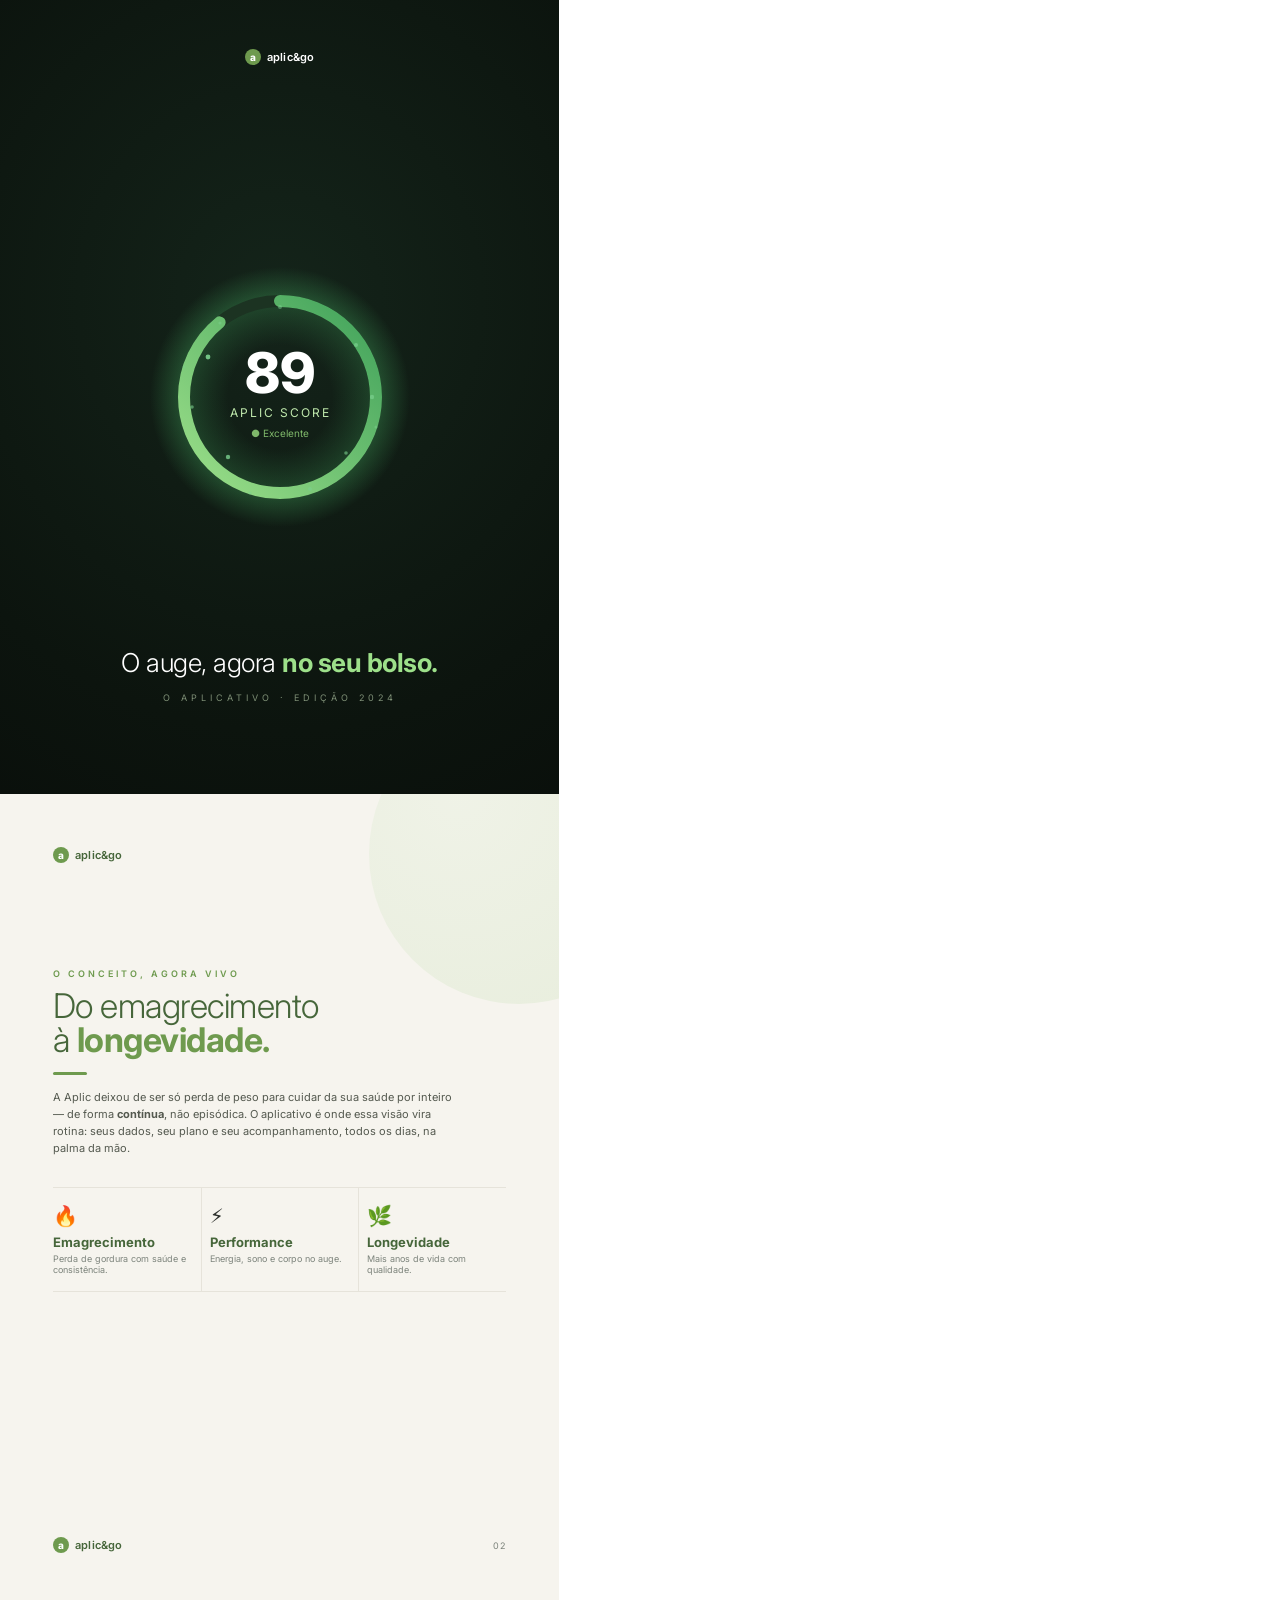
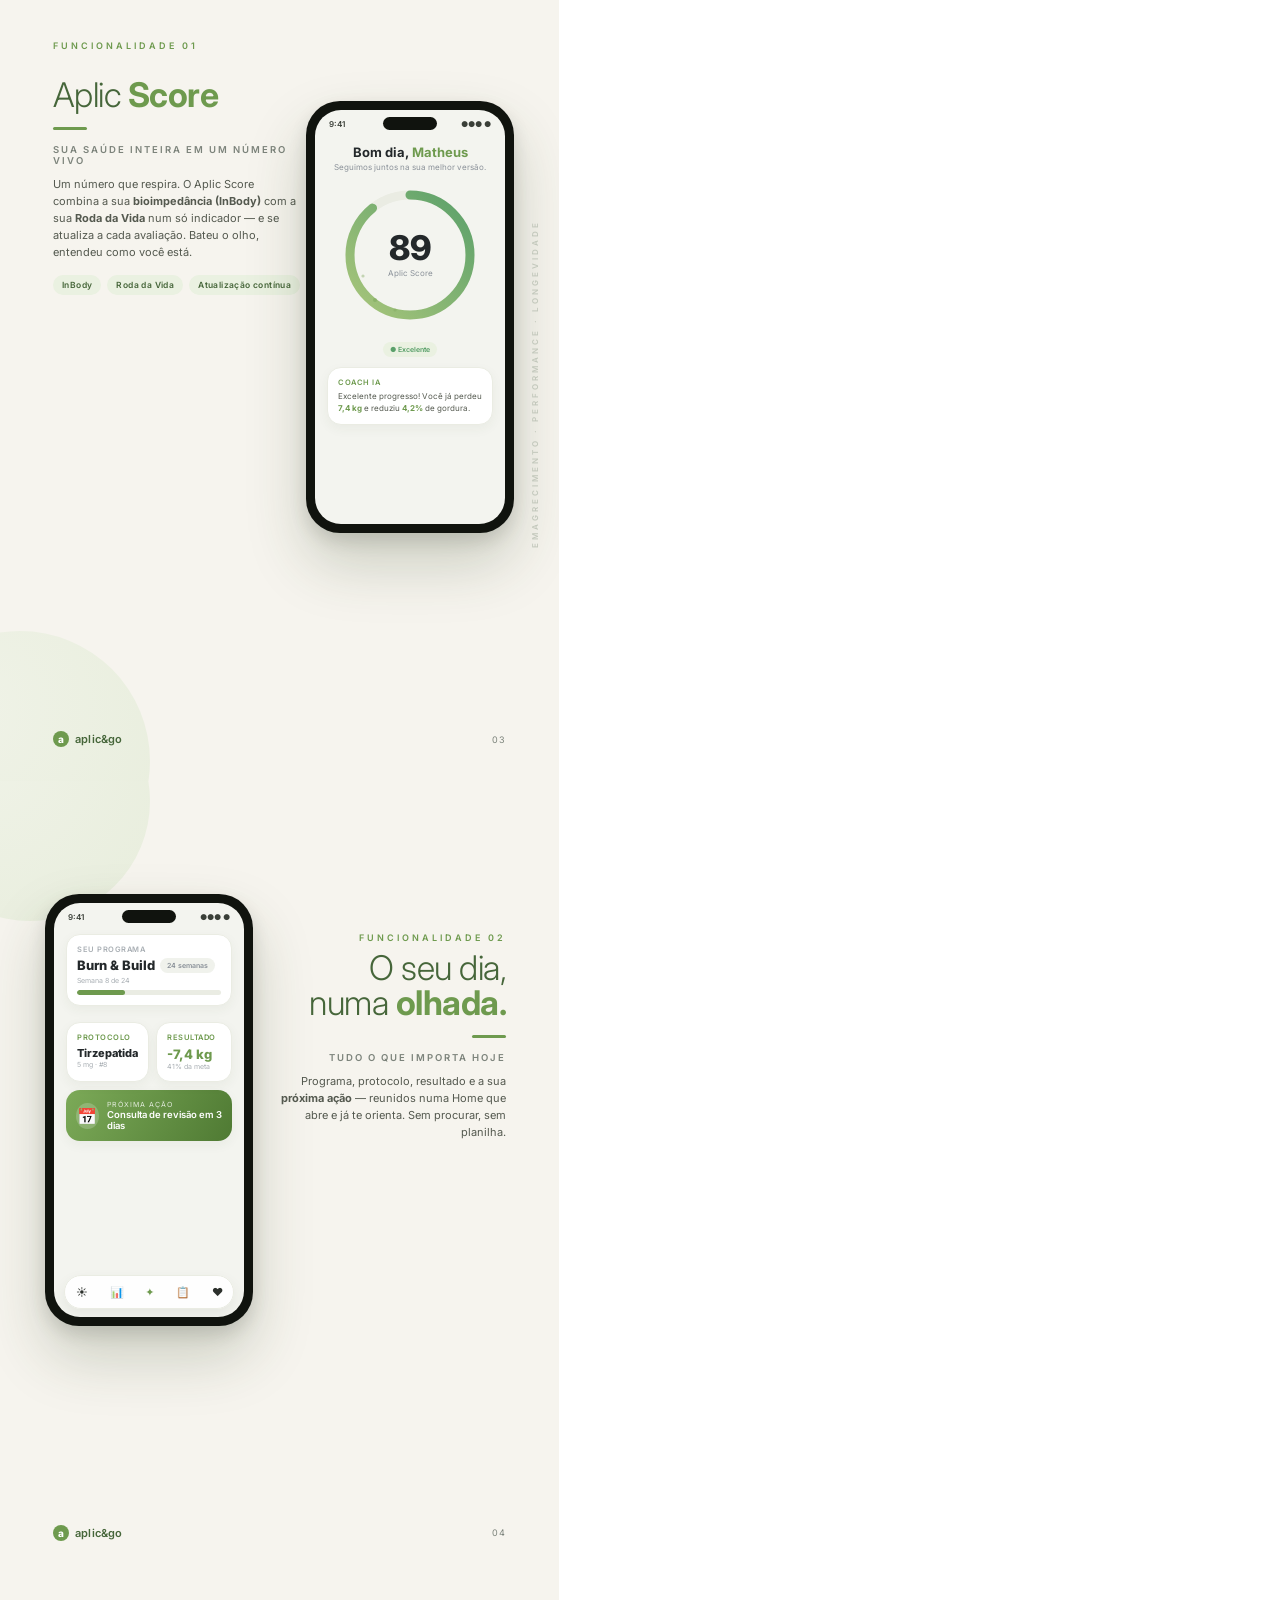
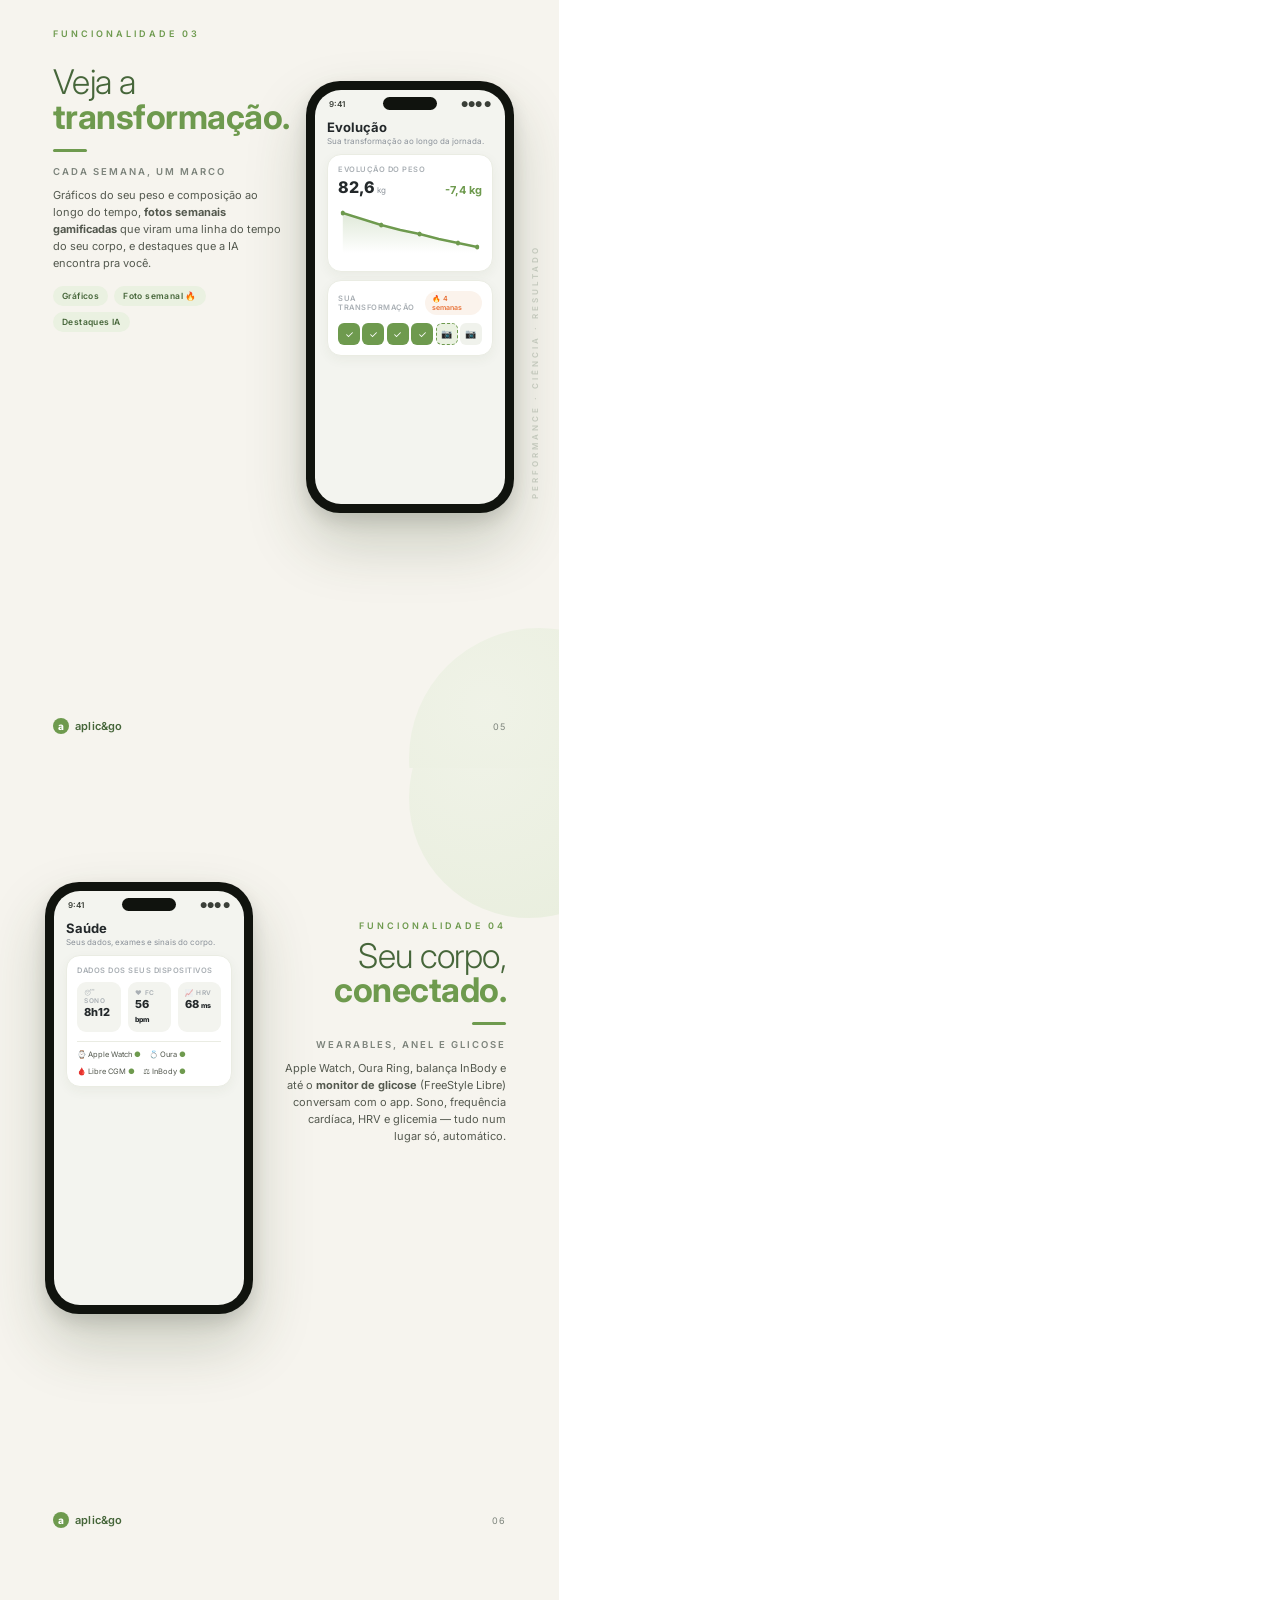
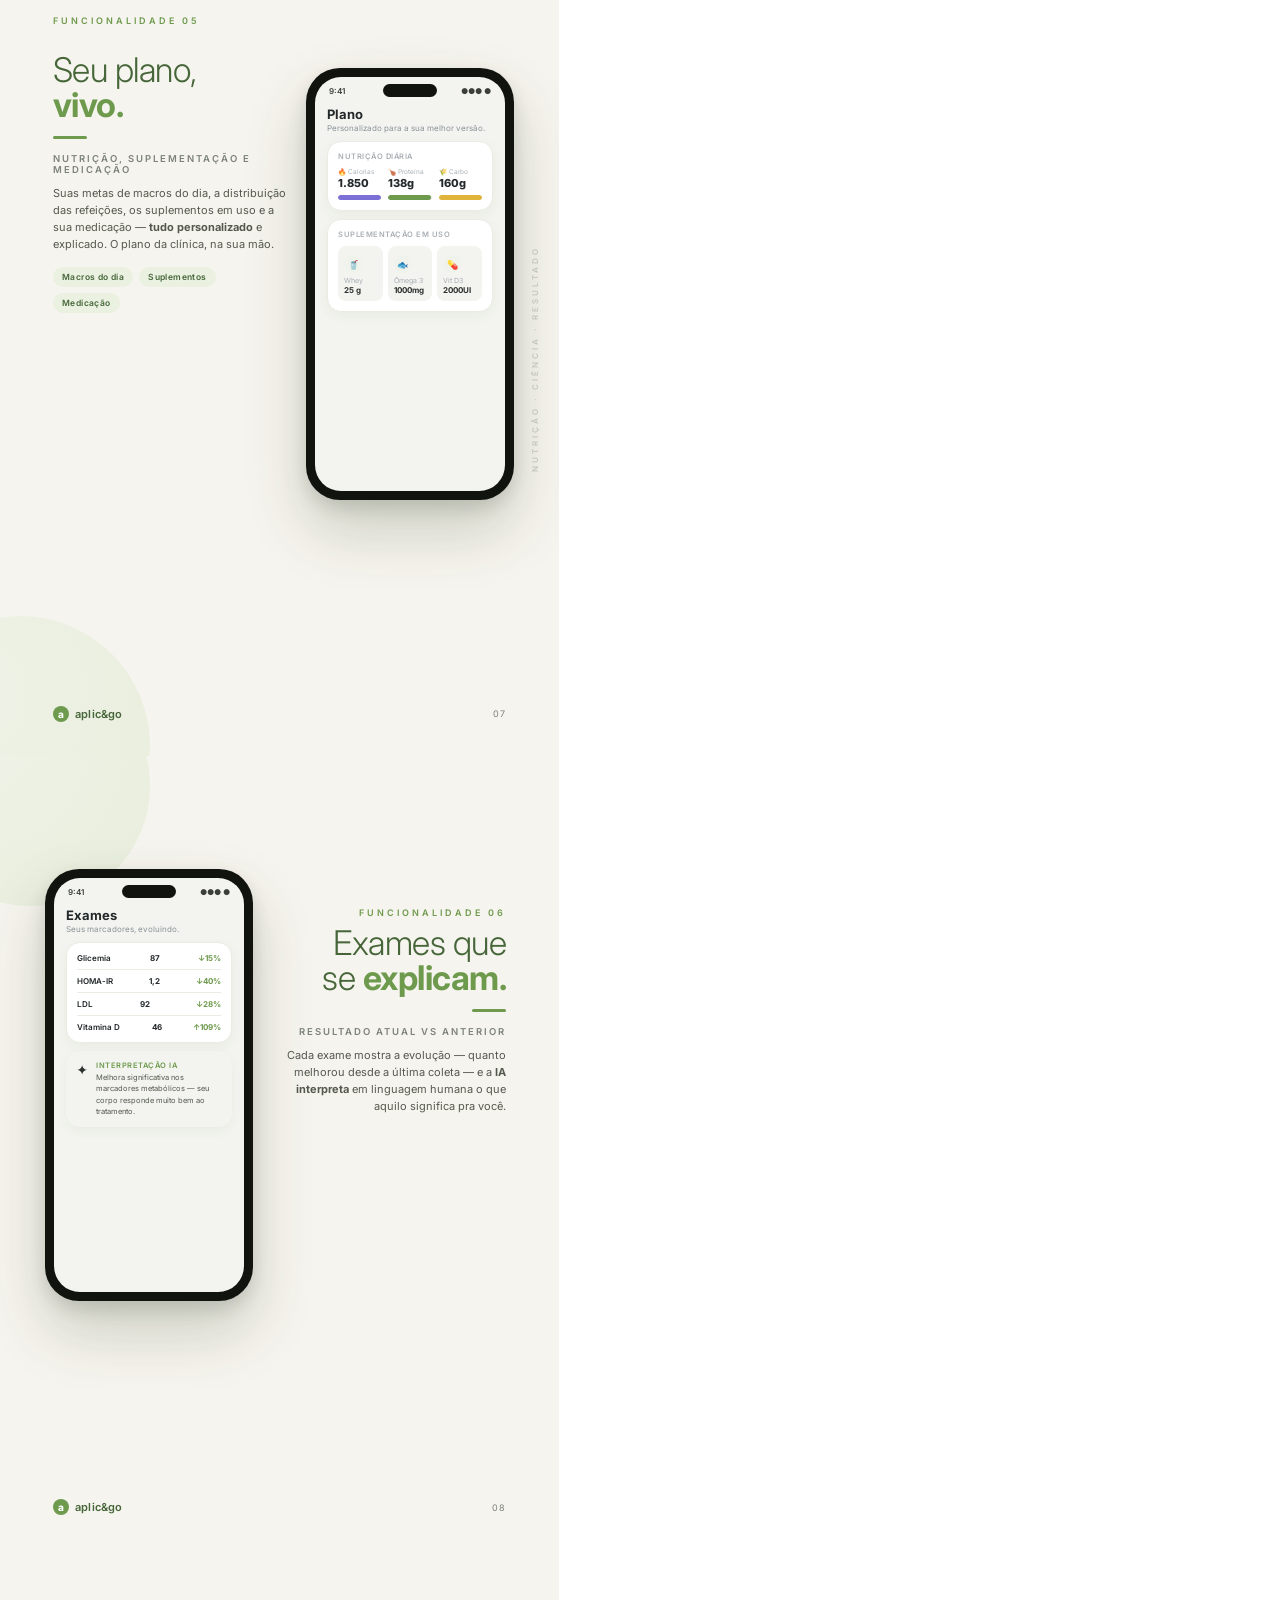
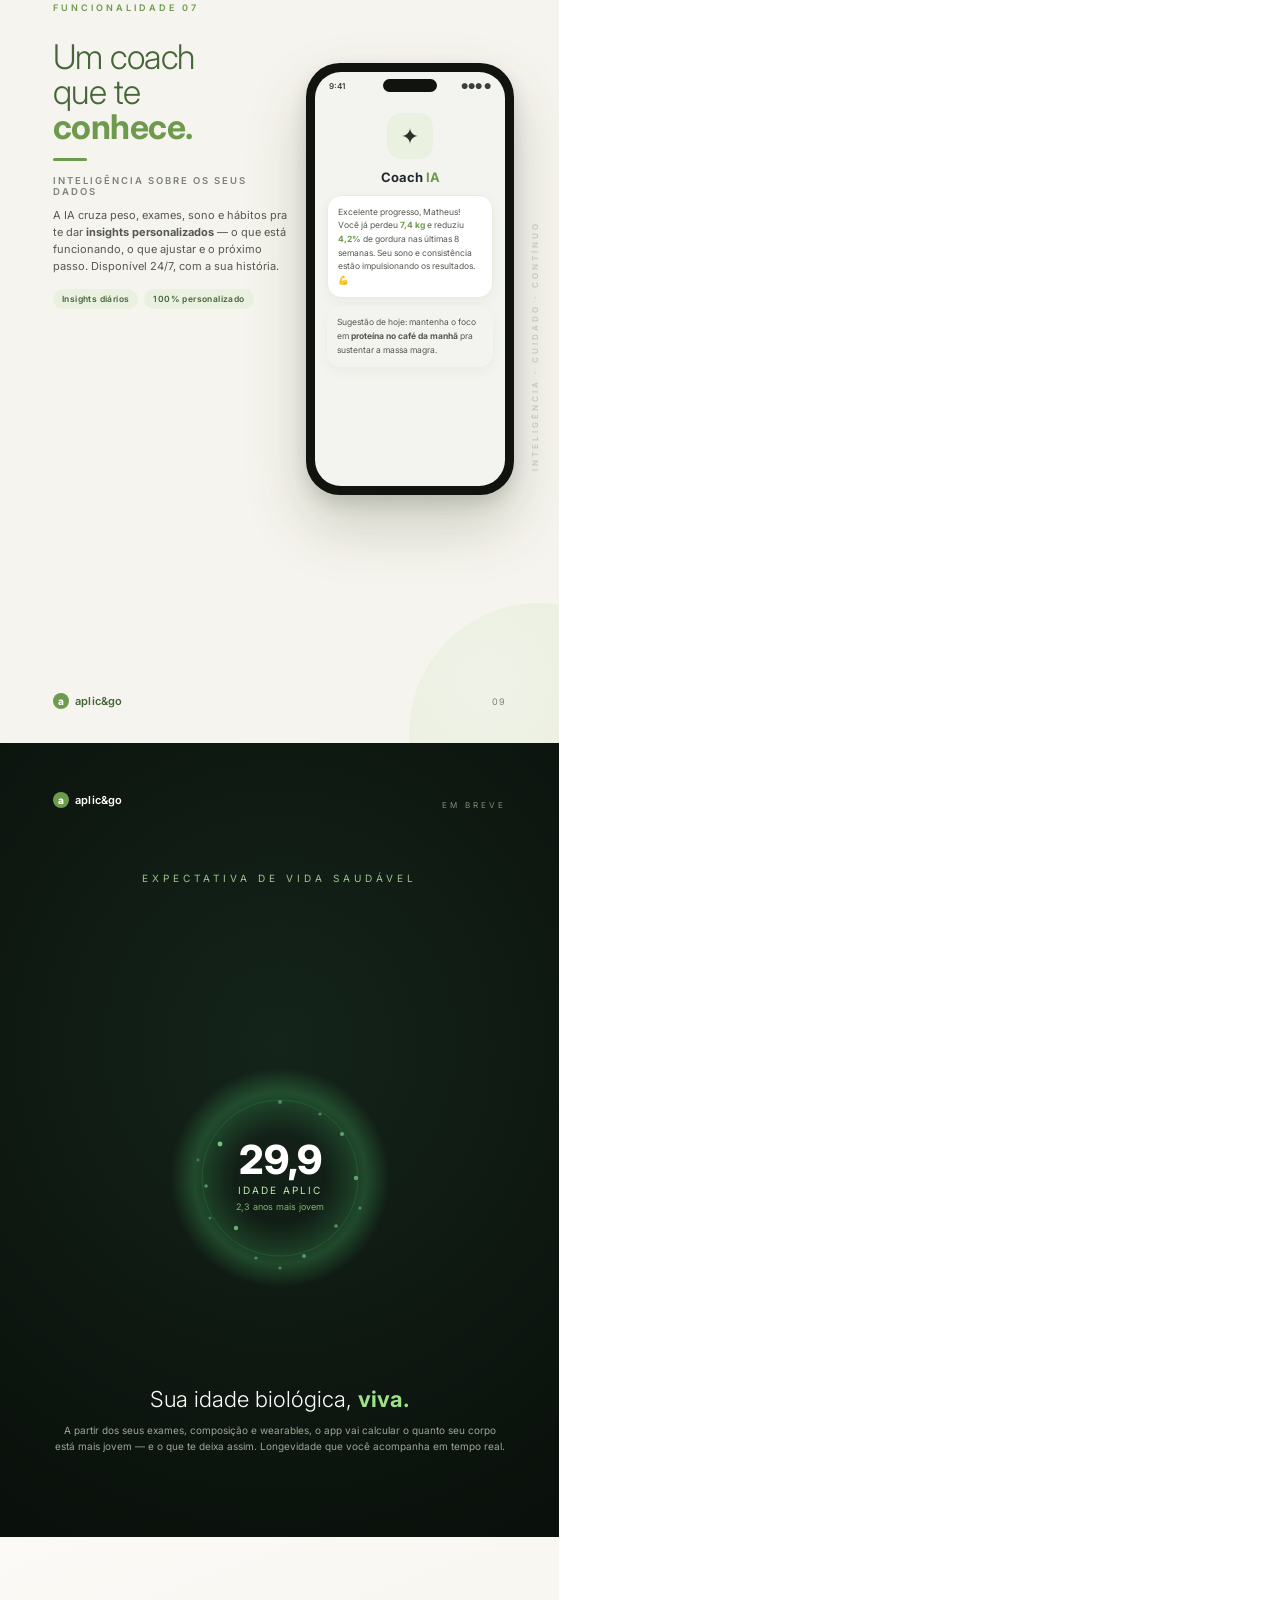
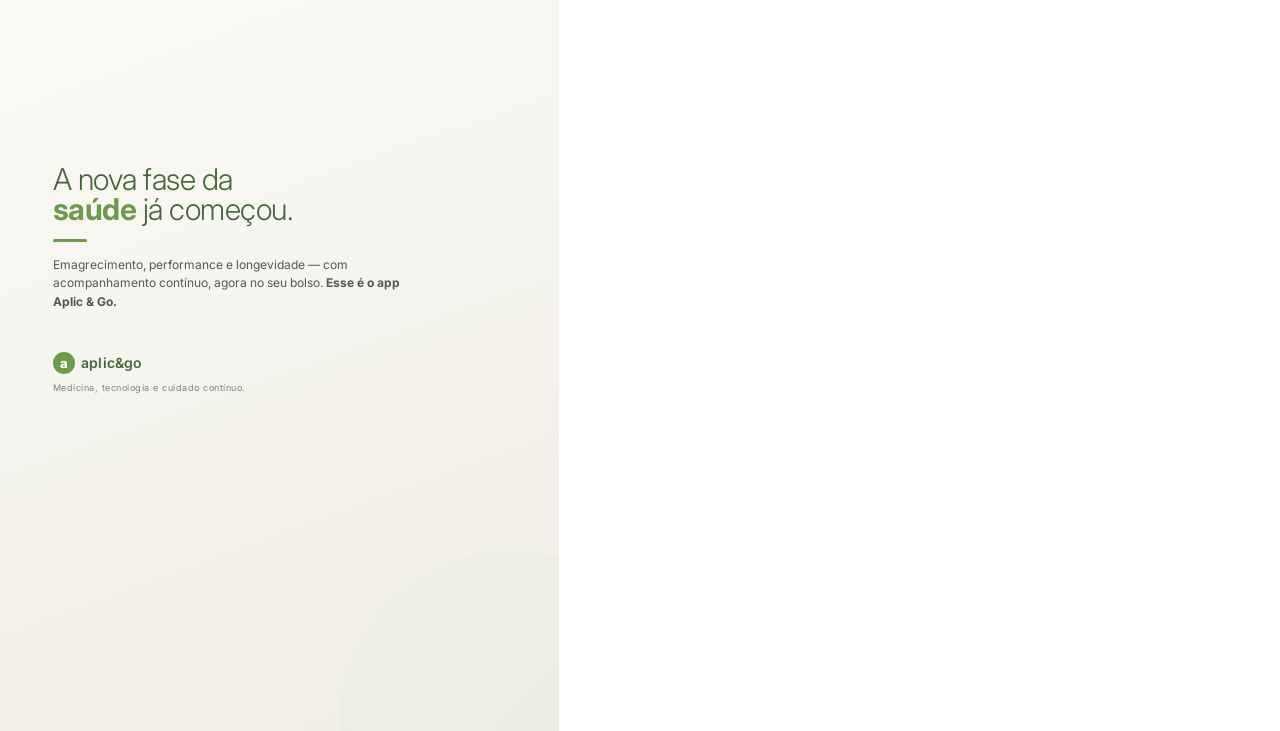
<file: apresentacao.html>
<!doctype html>
<html lang="pt-BR">
<head>
<meta charset="utf-8">
<!-- Painel interno: fora do Google. Ver robots.txt e vercel.json (X-Robots-Tag). -->
<meta name="robots" content="noindex, nofollow, noarchive">
<style>
@import url('https://fonts.googleapis.com/css2?family=Inter:wght@300;400;500;600;700;800&display=swap');
* { margin:0; padding:0; box-sizing:border-box; -webkit-print-color-adjust:exact; print-color-adjust:exact; }
:root{
  --green:#6E9A4E; --green-d:#46663A; --green-l:#A9C67B; --soft:#EAF1E1;
  --cream:#F6F4EE; --cream2:#FBFAF6; --ink:#2C302C; --gray:#7C837B; --line:#E6E3DA;
}
html,body{ font-family:'Inter','Segoe UI',system-ui,sans-serif; color:var(--ink); }
@page{ size:148mm 210mm; margin:0; }
.page{ width:148mm; height:210mm; position:relative; overflow:hidden; page-break-after:always; background:var(--cream); }
.page:last-child{ page-break-after:auto; }

/* brand */
.brand{ display:flex; align-items:center; gap:6px; font-weight:600; font-size:11px; letter-spacing:.2px; color:var(--green-d); }
.brand .dot{ width:16px;height:16px;border-radius:50%;background:var(--green);display:flex;align-items:center;justify-content:center;color:#fff;font-weight:800;font-size:10px; }
.brand.w{ color:#fff;} .brand.w .dot{ background:var(--green); }

.kicker{ font-size:9px; letter-spacing:3px; color:var(--green); font-weight:600; text-transform:uppercase; }
.title{ font-size:34px; font-weight:300; line-height:1.02; color:var(--green-d); letter-spacing:-.5px; }
.title b{ font-weight:700; color:var(--green); }
.rule{ width:34px; height:3px; background:var(--green); border-radius:2px; margin:14px 0; }
.sub{ font-size:9.5px; letter-spacing:2px; text-transform:uppercase; color:var(--gray); font-weight:600; }
.desc{ font-size:11px; line-height:1.55; color:#54594F; margin-top:10px; }
.chips{ display:flex; gap:6px; flex-wrap:wrap; margin-top:14px; }
.chip{ font-size:8.5px; letter-spacing:.4px; color:var(--green-d); background:var(--soft); border-radius:20px; padding:5px 9px; font-weight:600; }
.foot{ position:absolute; left:14mm; bottom:9mm; display:flex; align-items:center; justify-content:space-between; width:120mm; }
.foot .pg{ font-size:9px; color:var(--gray); letter-spacing:1px; }
.sidelabel{ position:absolute; right:5mm; top:50%; transform:translateY(-50%) rotate(180deg); writing-mode:vertical-rl; font-size:8px; letter-spacing:3px; color:#C3C8BC; text-transform:uppercase; font-weight:600; }
.blob{ position:absolute; border-radius:50%; background:radial-gradient(circle at 30% 30%, #EAF1E1, #DCE8CE); opacity:.55; }

/* phone */
.phone{ width:208px; height:432px; border-radius:34px; background:#10130E; padding:9px; box-shadow:0 30px 60px rgba(50,70,30,.22), 0 8px 18px rgba(0,0,0,.12); }
.screen{ width:100%; height:100%; border-radius:26px; background:#F3F4EF; overflow:hidden; position:relative; }
.notch{ position:absolute; top:7px; left:50%; transform:translateX(-50%); width:54px; height:13px; background:#10130E; border-radius:10px; z-index:5; }
.sbar{ display:flex; justify-content:space-between; align-items:center; padding:9px 14px 2px; font-size:8px; font-weight:600; color:#3a3f38;}
.scr{ padding:4px 12px 0; }
.s-h1{ font-size:13px; font-weight:700; color:#23282A; }
.s-h1 .g{ color:var(--green);} .s-sub{ font-size:8px; color:#8A9199; margin-top:1px;}
.card{ background:#fff; border:1px solid #EAECE3; border-radius:14px; padding:10px; margin-top:8px; box-shadow:0 4px 12px rgba(58,74,46,.05); }
.cap{ font-size:7.5px; letter-spacing:.5px; text-transform:uppercase; color:#A9AFB4; font-weight:600;}
.cap.g{ color:var(--green);}
.val{ font-size:15px; font-weight:800; color:#23282A; }
.row{ display:flex; gap:7px; } .row>*{ flex:1; }
.mini{ font-size:7px; color:#A9AFB4; }
.pill{ display:inline-block; font-size:7px; background:#F0F2EC; color:#8A9199; border-radius:12px; padding:3px 7px; font-weight:600;}
.bar{ height:5px; background:#EAECE3; border-radius:9px; overflow:hidden; margin-top:5px;} .bar>i{ display:block; height:100%; background:var(--green); border-radius:9px;}
.ic{ width:22px;height:22px;border-radius:50%;background:#F0F2EC;display:inline-flex;align-items:center;justify-content:center;font-size:11px;}
.tabbar{ position:absolute; bottom:8px; left:10px; right:10px; height:34px; background:rgba(255,255,255,.92); border:1px solid #EAECE3; border-radius:20px; display:flex; align-items:center; justify-content:space-around; font-size:11px; box-shadow:0 6px 14px rgba(58,74,46,.08);}

/* cover (dark) */
.cover{ background:radial-gradient(120% 90% at 50% 38%, #14241A 0%, #0C140E 60%, #080C09 100%); color:#fff; }
.orbWrap{ position:absolute; top:0; left:0; right:0; bottom:0; display:flex; align-items:center; justify-content:center; flex-direction:column; }
.glab{ font-size:10px; letter-spacing:4px; color:#9FC58A; text-transform:uppercase; }
</style>
</head>
<body>

<!-- ============ 1. CAPA (dark, estilo WHOOP) ============ -->
<section data-document-role="page" class="page cover">
  <div style="position:absolute; top:13mm; left:0; right:0; display:flex; justify-content:center;">
    <div class="brand w"><span class="dot">a</span> aplic&go</div>
  </div>
  <div class="orbWrap">
    <svg width="260" height="260" viewBox="0 0 260 260">
      <defs>
        <radialGradient id="glow" cx="50%" cy="50%" r="50%">
          <stop offset="40%" stop-color="#3FA15A" stop-opacity="0"/>
          <stop offset="78%" stop-color="#46B062" stop-opacity=".30"/>
          <stop offset="100%" stop-color="#46B062" stop-opacity="0"/>
        </radialGradient>
        <linearGradient id="ring" x1="0" y1="0" x2="1" y2="1">
          <stop offset="0%" stop-color="#9DE08A"/><stop offset="100%" stop-color="#3FA15A"/>
        </linearGradient>
      </defs>
      <rect width="260" height="260" fill="url(#glow)"/>
      <circle cx="130" cy="130" r="96" fill="none" stroke="#1C3322" stroke-width="12"/>
      <circle cx="130" cy="130" r="96" fill="none" stroke="url(#ring)" stroke-width="12" stroke-linecap="round"
        stroke-dasharray="603" stroke-dashoffset="66" transform="rotate(-90 130 130)"/>
      <!-- partículas -->
      <g fill="#7BD08E">
        <circle cx="58" cy="90" r="2.4" opacity=".9"/><circle cx="206" cy="78" r="2" opacity=".7"/>
        <circle cx="78" cy="190" r="2.2" opacity=".8"/><circle cx="196" cy="186" r="1.8" opacity=".6"/>
        <circle cx="130" cy="40" r="2" opacity=".5"/><circle cx="42" cy="140" r="1.8" opacity=".6"/>
        <circle cx="222" cy="130" r="2.2" opacity=".7"/><circle cx="100" cy="226" r="1.6" opacity=".5"/>
        <circle cx="160" cy="222" r="2" opacity=".6"/><circle cx="34" cy="100" r="1.5" opacity=".4"/>
        <circle cx="226" cy="160" r="1.6" opacity=".5"/><circle cx="70" cy="56" r="1.6" opacity=".5"/>
      </g>
      <text x="130" y="126" text-anchor="middle" fill="#fff" font-size="56" font-weight="800" font-family="Inter">89</text>
      <text x="130" y="150" text-anchor="middle" fill="#BFE8AC" font-size="12" letter-spacing="2" font-family="Inter">APLIC SCORE</text>
      <text x="130" y="170" text-anchor="middle" fill="#7FB86A" font-size="10" font-family="Inter">● Excelente</text>
    </svg>
  </div>
  <div style="position:absolute; bottom:24mm; left:0; right:0; text-align:center;">
    <div style="font-size:26px; font-weight:300; letter-spacing:-.5px;">O auge, agora <b style="font-weight:700; color:#9DE08A;">no seu bolso.</b></div>
    <div style="font-size:9px; letter-spacing:4px; color:#7E8F76; margin-top:14px;">O APLICATIVO · EDIÇÃO 2024</div>
  </div>
</section>

<!-- ============ 2. CONCEITO ============ -->
<section data-document-role="page" class="page">
  <div class="blob" style="width:300px;height:300px; top:-90px; right:-110px;"></div>
  <div style="position:absolute; top:14mm; left:14mm;"><div class="brand"><span class="dot">a</span> aplic&go</div></div>
  <div style="position:absolute; top:46mm; left:14mm; width:120mm;">
    <div class="kicker">O conceito, agora vivo</div>
    <h1 class="title" style="margin-top:10px;">Do emagrecimento<br>à <b>longevidade.</b></h1>
    <div class="rule"></div>
    <p class="desc" style="width:108mm;">A Aplic deixou de ser só perda de peso para cuidar da sua saúde por inteiro — de forma <b>contínua</b>, não episódica. O aplicativo é onde essa visão vira rotina: seus dados, seu plano e seu acompanhamento, todos os dias, na palma da mão.</p>
    <div style="display:flex; gap:0; margin-top:30px; border-top:1px solid var(--line); border-bottom:1px solid var(--line);">
      <div style="flex:1; padding:16px 8px 16px 0;"><div style="font-size:20px;">🔥</div><div style="font-weight:700; font-size:13px; margin-top:6px; color:var(--green-d);">Emagrecimento</div><div class="mini" style="font-size:9px; color:#7C837B; margin-top:3px;">Perda de gordura com saúde e consistência.</div></div>
      <div style="flex:1; padding:16px 8px; border-left:1px solid var(--line);"><div style="font-size:20px;">⚡</div><div style="font-weight:700; font-size:13px; margin-top:6px; color:var(--green-d);">Performance</div><div class="mini" style="font-size:9px; color:#7C837B; margin-top:3px;">Energia, sono e corpo no auge.</div></div>
      <div style="flex:1; padding:16px 0 16px 8px; border-left:1px solid var(--line);"><div style="font-size:20px;">🌿</div><div style="font-weight:700; font-size:13px; margin-top:6px; color:var(--green-d);">Longevidade</div><div class="mini" style="font-size:9px; color:#7C837B; margin-top:3px;">Mais anos de vida com qualidade.</div></div>
    </div>
  </div>
  <div class="foot"><div class="brand"><span class="dot">a</span> aplic&go</div><div class="pg">02</div></div>
</section>

<!-- ============ 3. APLIC SCORE ============ -->
<section data-document-role="page" class="page">
  <div class="blob" style="width:260px;height:260px; bottom:-110px; left:-110px;"></div>
  <div style="position:absolute; top:14mm; left:14mm;"><div class="kicker">Funcionalidade 01</div></div>
  <div style="position:absolute; top:24mm; left:14mm; width:66mm;">
    <h1 class="title">Aplic <b>Score</b></h1>
    <div class="rule"></div>
    <p class="sub">Sua saúde inteira em um número vivo</p>
    <p class="desc">Um número que respira. O Aplic Score combina a sua <b>bioimpedância (InBody)</b> com a sua <b>Roda da Vida</b> num só indicador — e se atualiza a cada avaliação. Bateu o olho, entendeu como você está.</p>
    <div class="chips"><span class="chip">InBody</span><span class="chip">Roda da Vida</span><span class="chip">Atualização contínua</span></div>
  </div>
  <div style="position:absolute; right:12mm; top:30mm;">
    <div class="phone"><div class="screen"><div class="notch"></div>
      <div class="sbar"><span>9:41</span><span>●●● ●</span></div>
      <div class="scr" style="text-align:center;">
        <div style="margin-top:6px;"><span class="s-h1">Bom dia, <span class="g">Matheus</span></span></div>
        <div class="s-sub">Seguimos juntos na sua melhor versão.</div>
        <svg width="150" height="150" viewBox="0 0 150 150" style="margin-top:8px;">
          <defs><linearGradient id="r2" x1="0" y1="0" x2="1" y2="1"><stop offset="0%" stop-color="#A9C67B"/><stop offset="100%" stop-color="#5AA06A"/></linearGradient></defs>
          <circle cx="75" cy="75" r="60" fill="none" stroke="#EAECE3" stroke-width="9"/>
          <circle cx="75" cy="75" r="60" fill="none" stroke="url(#r2)" stroke-width="9" stroke-linecap="round" stroke-dasharray="377" stroke-dashoffset="41" transform="rotate(-90 75 75)"/>
          <g fill="#7AA65A"><circle cx="40" cy="120" r="2" opacity=".5"/><circle cx="60" cy="130" r="1.6" opacity=".35"/><circle cx="28" cy="96" r="1.6" opacity=".4"/></g>
          <text x="75" y="80" text-anchor="middle" font-size="34" font-weight="800" fill="#23282A" font-family="Inter">89</text>
          <text x="75" y="96" text-anchor="middle" font-size="8" fill="#8A9199" font-family="Inter">Aplic Score</text>
        </svg>
        <div style="margin-top:2px;"><span class="pill" style="background:#EAF1E1; color:#5AA06A;">● Excelente</span></div>
        <div class="card" style="text-align:left; margin-top:10px;"><div class="cap g">Coach IA</div><div style="font-size:8px; color:#54594F; line-height:1.5; margin-top:3px;">Excelente progresso! Você já perdeu <b style="color:var(--green)">7,4 kg</b> e reduziu <b style="color:var(--green)">4,2%</b> de gordura.</div></div>
      </div>
    </div></div>
  </div>
  <div class="sidelabel">Emagrecimento · Performance · Longevidade</div>
  <div class="foot"><div class="brand"><span class="dot">a</span> aplic&go</div><div class="pg">03</div></div>
</section>

<!-- ============ 4. HOJE / HOME ============ -->
<section data-document-role="page" class="page">
  <div class="blob" style="width:240px;height:240px; top:-100px; left:-90px;"></div>
  <div style="position:absolute; left:12mm; top:30mm;">
    <div class="phone"><div class="screen"><div class="notch"></div>
      <div class="sbar"><span>9:41</span><span>●●● ●</span></div>
      <div class="scr">
        <div class="card" style="margin-top:6px;"><div class="cap">Seu programa</div>
          <div style="display:flex; align-items:center; gap:5px; margin-top:3px;"><span class="val" style="font-size:13px;">Burn & Build</span><span class="pill">24 semanas</span></div>
          <div class="mini" style="margin-top:3px;">Semana 8 de 24</div><div class="bar"><i style="width:33%"></i></div>
        </div>
        <div class="row" style="margin-top:8px;">
          <div class="card"><div class="cap g">Protocolo</div><div class="val" style="font-size:11px; margin-top:4px;">Tirzepatida</div><div class="mini">5 mg · #8</div></div>
          <div class="card"><div class="cap g">Resultado</div><div class="val" style="font-size:13px; margin-top:4px; color:var(--green)">-7,4 kg</div><div class="mini">41% da meta</div></div>
        </div>
        <div class="card" style="background:linear-gradient(120deg,#7CAA58,#4F7A33); border:none; margin-top:8px; display:flex; align-items:center; gap:8px;">
          <div style="width:26px;height:26px;border-radius:50%;background:rgba(255,255,255,.2);display:flex;align-items:center;justify-content:center;">📅</div>
          <div><div style="font-size:7px; color:rgba(255,255,255,.8); letter-spacing:1px;">PRÓXIMA AÇÃO</div><div style="font-size:9.5px; color:#fff; font-weight:600;">Consulta de revisão em 3 dias</div></div>
        </div>
      </div>
      <div class="tabbar"><span>☀️</span><span>📊</span><span style="color:var(--green)">✦</span><span>📋</span><span>❤️</span></div>
    </div></div>
  </div>
  <div style="position:absolute; right:14mm; top:40mm; width:60mm; text-align:right;">
    <div class="kicker">Funcionalidade 02</div>
    <h1 class="title" style="margin-top:8px;">O seu dia,<br>numa <b>olhada.</b></h1>
    <div class="rule" style="margin-left:auto;"></div>
    <p class="sub">Tudo o que importa hoje</p>
    <p class="desc">Programa, protocolo, resultado e a sua <b>próxima ação</b> — reunidos numa Home que abre e já te orienta. Sem procurar, sem planilha.</p>
  </div>
  <div class="foot"><div class="brand"><span class="dot">a</span> aplic&go</div><div class="pg">04</div></div>
</section>

<!-- ============ 5. EVOLUÇÃO ============ -->
<section data-document-role="page" class="page">
  <div class="blob" style="width:260px;height:260px; bottom:-120px; right:-110px;"></div>
  <div style="position:absolute; top:14mm; left:14mm;"><div class="kicker">Funcionalidade 03</div></div>
  <div style="position:absolute; top:24mm; left:14mm; width:62mm;">
    <h1 class="title">Veja a<br><b>transformação.</b></h1>
    <div class="rule"></div>
    <p class="sub">Cada semana, um marco</p>
    <p class="desc">Gráficos do seu peso e composição ao longo do tempo, <b>fotos semanais gamificadas</b> que viram uma linha do tempo do seu corpo, e destaques que a IA encontra pra você.</p>
    <div class="chips"><span class="chip">Gráficos</span><span class="chip">Foto semanal 🔥</span><span class="chip">Destaques IA</span></div>
  </div>
  <div style="position:absolute; right:12mm; top:28mm;">
    <div class="phone"><div class="screen"><div class="notch"></div>
      <div class="sbar"><span>9:41</span><span>●●● ●</span></div>
      <div class="scr">
        <div class="s-h1" style="margin-top:4px;">Evolução</div><div class="s-sub">Sua transformação ao longo da jornada.</div>
        <div class="card"><div class="cap">Evolução do peso</div>
          <div style="display:flex; justify-content:space-between; align-items:flex-end; margin-top:3px;"><div><span class="val" style="font-size:16px;">82,6</span><span style="font-size:8px;color:#8A9199;"> kg</span></div><span style="font-size:11px; font-weight:700; color:var(--green)">-7,4 kg</span></div>
          <svg width="100%" height="56" viewBox="0 0 180 56" preserveAspectRatio="none" style="margin-top:4px;">
            <defs><linearGradient id="ar" x1="0" y1="0" x2="0" y2="1"><stop offset="0%" stop-color="#6E9A4E" stop-opacity=".22"/><stop offset="100%" stop-color="#6E9A4E" stop-opacity="0"/></linearGradient></defs>
            <polygon points="6,52 6,12 30,18 54,24 78,29 102,33 126,38 150,42 174,46 174,52" fill="url(#ar)"/>
            <polyline points="6,12 30,18 54,24 78,29 102,33 126,38 150,42 174,46" fill="none" stroke="#6E9A4E" stroke-width="2.4" stroke-linejoin="round"/>
            <g fill="#6E9A4E"><circle cx="6" cy="12" r="2.6"/><circle cx="54" cy="24" r="2.6"/><circle cx="102" cy="33" r="2.6"/><circle cx="150" cy="42" r="2.6"/><circle cx="174" cy="46" r="2.6"/></g>
          </svg>
        </div>
        <div class="card"><div style="display:flex; justify-content:space-between; align-items:center;"><div class="cap">Sua transformação</div><span class="pill" style="background:#FBF3EC; color:#E8743B;">🔥 4 semanas</span></div>
          <div style="display:flex; justify-content:space-between; margin-top:8px;">
            <div style="width:22px;height:22px;border-radius:6px;background:var(--green);display:flex;align-items:center;justify-content:center;color:#fff;font-size:10px;">✓</div>
            <div style="width:22px;height:22px;border-radius:6px;background:var(--green);display:flex;align-items:center;justify-content:center;color:#fff;font-size:10px;">✓</div>
            <div style="width:22px;height:22px;border-radius:6px;background:var(--green);display:flex;align-items:center;justify-content:center;color:#fff;font-size:10px;">✓</div>
            <div style="width:22px;height:22px;border-radius:6px;background:var(--green);display:flex;align-items:center;justify-content:center;color:#fff;font-size:10px;">✓</div>
            <div style="width:22px;height:22px;border-radius:6px;background:#EAF1E1;border:1px dashed var(--green);display:flex;align-items:center;justify-content:center;font-size:9px;">📷</div>
            <div style="width:22px;height:22px;border-radius:6px;background:#F0F2EC;display:flex;align-items:center;justify-content:center;font-size:9px;">📷</div>
          </div>
        </div>
      </div>
    </div></div>
  </div>
  <div class="sidelabel">Performance · Ciência · Resultado</div>
  <div class="foot"><div class="brand"><span class="dot">a</span> aplic&go</div><div class="pg">05</div></div>
</section>

<!-- ============ 6. DISPOSITIVOS / WEARABLES ============ -->
<section data-document-role="page" class="page">
  <div class="blob" style="width:240px;height:240px; top:-90px; right:-90px;"></div>
  <div style="position:absolute; left:12mm; top:30mm;">
    <div class="phone"><div class="screen"><div class="notch"></div>
      <div class="sbar"><span>9:41</span><span>●●● ●</span></div>
      <div class="scr">
        <div class="s-h1" style="margin-top:4px;">Saúde</div><div class="s-sub">Seus dados, exames e sinais do corpo.</div>
        <div class="card"><div class="cap">Dados dos seus dispositivos</div>
          <div class="row" style="margin-top:7px;">
            <div style="background:#F3F4EF; border-radius:9px; padding:7px;"><div class="cap" style="font-size:6.5px;">😴 Sono</div><div class="val" style="font-size:11px;">8h12</div></div>
            <div style="background:#F3F4EF; border-radius:9px; padding:7px;"><div class="cap" style="font-size:6.5px;">❤️ FC</div><div class="val" style="font-size:11px;">56<span style="font-size:7px"> bpm</span></div></div>
            <div style="background:#F3F4EF; border-radius:9px; padding:7px;"><div class="cap" style="font-size:6.5px;">📈 HRV</div><div class="val" style="font-size:11px;">68<span style="font-size:7px"> ms</span></div></div>
          </div>
          <div style="border-top:1px solid #EAECE3; margin-top:9px; padding-top:8px; display:flex; gap:8px; flex-wrap:wrap;">
            <span style="font-size:7.5px; color:#54594F;">⌚ Apple Watch <b style="color:var(--green)">●</b></span>
            <span style="font-size:7.5px; color:#54594F;">💍 Oura <b style="color:var(--green)">●</b></span>
            <span style="font-size:7.5px; color:#54594F;">🩸 Libre CGM <b style="color:var(--green)">●</b></span>
            <span style="font-size:7.5px; color:#54594F;">⚖️ InBody <b style="color:var(--green)">●</b></span>
          </div>
        </div>
      </div>
    </div></div>
  </div>
  <div style="position:absolute; right:14mm; top:40mm; width:60mm; text-align:right;">
    <div class="kicker">Funcionalidade 04</div>
    <h1 class="title" style="margin-top:8px;">Seu corpo,<br><b>conectado.</b></h1>
    <div class="rule" style="margin-left:auto;"></div>
    <p class="sub">Wearables, anel e glicose</p>
    <p class="desc">Apple Watch, Oura Ring, balança InBody e até o <b>monitor de glicose</b> (FreeStyle Libre) conversam com o app. Sono, frequência cardíaca, HRV e glicemia — tudo num lugar só, automático.</p>
  </div>
  <div class="foot"><div class="brand"><span class="dot">a</span> aplic&go</div><div class="pg">06</div></div>
</section>

<!-- ============ 7. PLANO ============ -->
<section data-document-role="page" class="page">
  <div class="blob" style="width:260px;height:260px; bottom:-120px; left:-110px;"></div>
  <div style="position:absolute; top:14mm; left:14mm;"><div class="kicker">Funcionalidade 05</div></div>
  <div style="position:absolute; top:24mm; left:14mm; width:62mm;">
    <h1 class="title">Seu plano,<br><b>vivo.</b></h1>
    <div class="rule"></div>
    <p class="sub">Nutrição, suplementação e medicação</p>
    <p class="desc">Suas metas de macros do dia, a distribuição das refeições, os suplementos em uso e a sua medicação — <b>tudo personalizado</b> e explicado. O plano da clínica, na sua mão.</p>
    <div class="chips"><span class="chip">Macros do dia</span><span class="chip">Suplementos</span><span class="chip">Medicação</span></div>
  </div>
  <div style="position:absolute; right:12mm; top:28mm;">
    <div class="phone"><div class="screen"><div class="notch"></div>
      <div class="sbar"><span>9:41</span><span>●●● ●</span></div>
      <div class="scr">
        <div class="s-h1" style="margin-top:4px;">Plano</div><div class="s-sub">Personalizado para a sua melhor versão.</div>
        <div class="card"><div class="cap">Nutrição diária</div>
          <div class="row" style="margin-top:7px;">
            <div><div class="mini" style="font-size:6.5px;">🔥 Calorias</div><div class="val" style="font-size:11px;">1.850</div><div class="bar"><i style="width:100%; background:#7C6FD6;"></i></div></div>
            <div><div class="mini" style="font-size:6.5px;">🍗 Proteína</div><div class="val" style="font-size:11px;">138g</div><div class="bar"><i style="width:98%;"></i></div></div>
            <div><div class="mini" style="font-size:6.5px;">🌾 Carbo</div><div class="val" style="font-size:11px;">160g</div><div class="bar"><i style="width:100%; background:#E0B43A;"></i></div></div>
          </div>
        </div>
        <div class="card"><div class="cap">Suplementação em uso</div>
          <div style="display:flex; gap:5px; margin-top:7px;">
            <div style="flex:1; background:#F3F4EF; border-radius:8px; padding:6px;"><div class="ic" style="width:18px;height:18px;font-size:9px;">🥤</div><div class="mini" style="margin-top:3px;">Whey</div><div style="font-size:8px; font-weight:700;">25 g</div></div>
            <div style="flex:1; background:#F3F4EF; border-radius:8px; padding:6px;"><div class="ic" style="width:18px;height:18px;font-size:9px;">🐟</div><div class="mini" style="margin-top:3px;">Ômega 3</div><div style="font-size:8px; font-weight:700;">1000mg</div></div>
            <div style="flex:1; background:#F3F4EF; border-radius:8px; padding:6px;"><div class="ic" style="width:18px;height:18px;font-size:9px;">💊</div><div class="mini" style="margin-top:3px;">Vit D3</div><div style="font-size:8px; font-weight:700;">2000UI</div></div>
          </div>
        </div>
      </div>
    </div></div>
  </div>
  <div class="sidelabel">Nutrição · Ciência · Resultado</div>
  <div class="foot"><div class="brand"><span class="dot">a</span> aplic&go</div><div class="pg">07</div></div>
</section>

<!-- ============ 8. SAÚDE / EXAMES ============ -->
<section data-document-role="page" class="page">
  <div class="blob" style="width:240px;height:240px; top:-90px; left:-90px;"></div>
  <div style="position:absolute; left:12mm; top:30mm;">
    <div class="phone"><div class="screen"><div class="notch"></div>
      <div class="sbar"><span>9:41</span><span>●●● ●</span></div>
      <div class="scr">
        <div class="s-h1" style="margin-top:4px;">Exames</div><div class="s-sub">Seus marcadores, evoluindo.</div>
        <div class="card">
          <div style="display:flex; justify-content:space-between; font-size:8px;"><span style="color:#23282A; font-weight:600;">Glicemia</span><span style="color:#23282A; font-weight:700;">87</span><span style="color:var(--green); font-weight:700;">↓15%</span></div>
          <div style="display:flex; justify-content:space-between; font-size:8px; margin-top:6px; padding-top:6px; border-top:1px solid #EAECE3;"><span style="color:#23282A; font-weight:600;">HOMA-IR</span><span style="color:#23282A; font-weight:700;">1,2</span><span style="color:var(--green); font-weight:700;">↓40%</span></div>
          <div style="display:flex; justify-content:space-between; font-size:8px; margin-top:6px; padding-top:6px; border-top:1px solid #EAECE3;"><span style="color:#23282A; font-weight:600;">LDL</span><span style="color:#23282A; font-weight:700;">92</span><span style="color:var(--green); font-weight:700;">↓28%</span></div>
          <div style="display:flex; justify-content:space-between; font-size:8px; margin-top:6px; padding-top:6px; border-top:1px solid #EAECE3;"><span style="color:#23282A; font-weight:600;">Vitamina D</span><span style="color:#23282A; font-weight:700;">46</span><span style="color:var(--green); font-weight:700;">↑109%</span></div>
        </div>
        <div class="card" style="background:#F3F4EF; border:none; display:flex; gap:8px;"><div style="font-size:14px;">✦</div><div><div class="cap g">Interpretação IA</div><div style="font-size:7.5px; color:#54594F; line-height:1.5; margin-top:2px;">Melhora significativa nos marcadores metabólicos — seu corpo responde muito bem ao tratamento.</div></div></div>
      </div>
    </div></div>
  </div>
  <div style="position:absolute; right:14mm; top:40mm; width:60mm; text-align:right;">
    <div class="kicker">Funcionalidade 06</div>
    <h1 class="title" style="margin-top:8px;">Exames que<br>se <b>explicam.</b></h1>
    <div class="rule" style="margin-left:auto;"></div>
    <p class="sub">Resultado atual vs anterior</p>
    <p class="desc">Cada exame mostra a evolução — quanto melhorou desde a última coleta — e a <b>IA interpreta</b> em linguagem humana o que aquilo significa pra você.</p>
  </div>
  <div class="foot"><div class="brand"><span class="dot">a</span> aplic&go</div><div class="pg">08</div></div>
</section>

<!-- ============ 9. COACH IA ============ -->
<section data-document-role="page" class="page">
  <div class="blob" style="width:260px;height:260px; bottom:-120px; right:-110px;"></div>
  <div style="position:absolute; top:14mm; left:14mm;"><div class="kicker">Funcionalidade 07</div></div>
  <div style="position:absolute; top:24mm; left:14mm; width:62mm;">
    <h1 class="title">Um coach<br>que te <b>conhece.</b></h1>
    <div class="rule"></div>
    <p class="sub">Inteligência sobre os seus dados</p>
    <p class="desc">A IA cruza peso, exames, sono e hábitos pra te dar <b>insights personalizados</b> — o que está funcionando, o que ajustar e o próximo passo. Disponível 24/7, com a sua história.</p>
    <div class="chips"><span class="chip">Insights diários</span><span class="chip">100% personalizado</span></div>
  </div>
  <div style="position:absolute; right:12mm; top:30mm;">
    <div class="phone"><div class="screen"><div class="notch"></div>
      <div class="sbar"><span>9:41</span><span>●●● ●</span></div>
      <div class="scr" style="text-align:center;">
        <div style="width:46px;height:46px;border-radius:14px;background:#EAF1E1;display:inline-flex;align-items:center;justify-content:center;font-size:22px;margin-top:16px;">✦</div>
        <div class="s-h1" style="margin-top:10px;">Coach <span class="g">IA</span></div>
        <div class="card" style="text-align:left; margin-top:10px;"><div style="font-size:8.5px; color:#54594F; line-height:1.6;">Excelente progresso, Matheus! Você já perdeu <b style="color:var(--green)">7,4 kg</b> e reduziu <b style="color:var(--green)">4,2%</b> de gordura nas últimas 8 semanas. Seu sono e consistência estão impulsionando os resultados. 💪</div></div>
        <div class="card" style="text-align:left; background:#F3F4EF; border:none;"><div style="font-size:8.5px; color:#54594F; line-height:1.6;">Sugestão de hoje: mantenha o foco em <b>proteína no café da manhã</b> pra sustentar a massa magra.</div></div>
      </div>
    </div></div>
  </div>
  <div class="sidelabel">Inteligência · Cuidado · Contínuo</div>
  <div class="foot"><div class="brand"><span class="dot">a</span> aplic&go</div><div class="pg">09</div></div>
</section>

<!-- ============ 10. LONGEVIDADE / IDADE APLIC (visão, dark) ============ -->
<section data-document-role="page" class="page cover">
  <div style="position:absolute; top:13mm; left:14mm;"><div class="brand w"><span class="dot">a</span> aplic&go</div></div>
  <div style="position:absolute; top:13mm; right:14mm;"><span style="font-size:8px; letter-spacing:3px; color:#7E8F76;">EM BREVE</span></div>
  <div style="position:absolute; top:34mm; left:0; right:0; text-align:center;">
    <div class="glab">Expectativa de vida saudável</div>
  </div>
  <div class="orbWrap" style="top:20mm;">
    <svg width="220" height="220" viewBox="0 0 220 220">
      <rect width="220" height="220" fill="url(#glow)"/>
      <g fill="#7BD08E">
        <circle cx="50" cy="76" r="2.4" opacity=".9"/><circle cx="172" cy="66" r="2" opacity=".7"/><circle cx="66" cy="160" r="2.2" opacity=".8"/>
        <circle cx="166" cy="158" r="1.8" opacity=".6"/><circle cx="110" cy="34" r="2" opacity=".5"/><circle cx="36" cy="118" r="1.8" opacity=".6"/>
        <circle cx="186" cy="110" r="2.2" opacity=".7"/><circle cx="86" cy="190" r="1.6" opacity=".5"/><circle cx="134" cy="188" r="2" opacity=".6"/>
        <circle cx="150" cy="46" r="1.6" opacity=".5"/><circle cx="190" cy="140" r="1.6" opacity=".5"/><circle cx="40" cy="150" r="1.5" opacity=".4"/>
        <circle cx="110" cy="200" r="1.6" opacity=".5"/><circle cx="28" cy="92" r="1.4" opacity=".4"/>
      </g>
      <circle cx="110" cy="110" r="78" fill="none" stroke="#2BA84A" stroke-width="1" opacity=".25"/>
      <text x="110" y="106" text-anchor="middle" fill="#fff" font-size="40" font-weight="800" font-family="Inter">29,9</text>
      <text x="110" y="126" text-anchor="middle" fill="#BFE8AC" font-size="10" letter-spacing="2" font-family="Inter">IDADE APLIC</text>
      <text x="110" y="142" text-anchor="middle" fill="#7FB86A" font-size="9" font-family="Inter">2,3 anos mais jovem</text>
    </svg>
  </div>
  <div style="position:absolute; bottom:22mm; left:14mm; right:14mm; text-align:center;">
    <div style="font-size:22px; font-weight:300; color:#fff;">Sua idade biológica, <b style="font-weight:700; color:#9DE08A;">viva.</b></div>
    <p style="font-size:10px; color:#9AA896; line-height:1.6; margin-top:10px;">A partir dos seus exames, composição e wearables, o app vai calcular o quanto seu corpo está mais jovem — e o que te deixa assim. Longevidade que você acompanha em tempo real.</p>
  </div>
</section>

<!-- ============ 11. FECHAMENTO ============ -->
<section data-document-role="page" class="page" style="background:linear-gradient(160deg,#FBFAF6 0%,#EFEDE4 100%);">
  <div class="blob" style="width:340px;height:340px; bottom:-160px; right:-120px; opacity:.4;"></div>
  <div style="position:absolute; top:60mm; left:14mm; width:120mm;">
    <h1 class="title" style="font-size:30px;">A nova fase da<br><b>saúde</b> já começou.</h1>
    <div class="rule"></div>
    <p class="desc" style="font-size:12px; width:100mm;">Emagrecimento, performance e longevidade — com acompanhamento contínuo, agora no seu bolso. <b>Esse é o app Aplic & Go.</b></p>
    <div style="margin-top:40px;"><div class="brand" style="font-size:14px;"><span class="dot" style="width:22px;height:22px;font-size:13px;">a</span> aplic&go</div></div>
    <div style="font-size:9px; color:var(--gray); margin-top:8px; letter-spacing:.5px;">Medicina, tecnologia e cuidado contínuo.</div>
  </div>
</section>

</body>
</html>
</file>
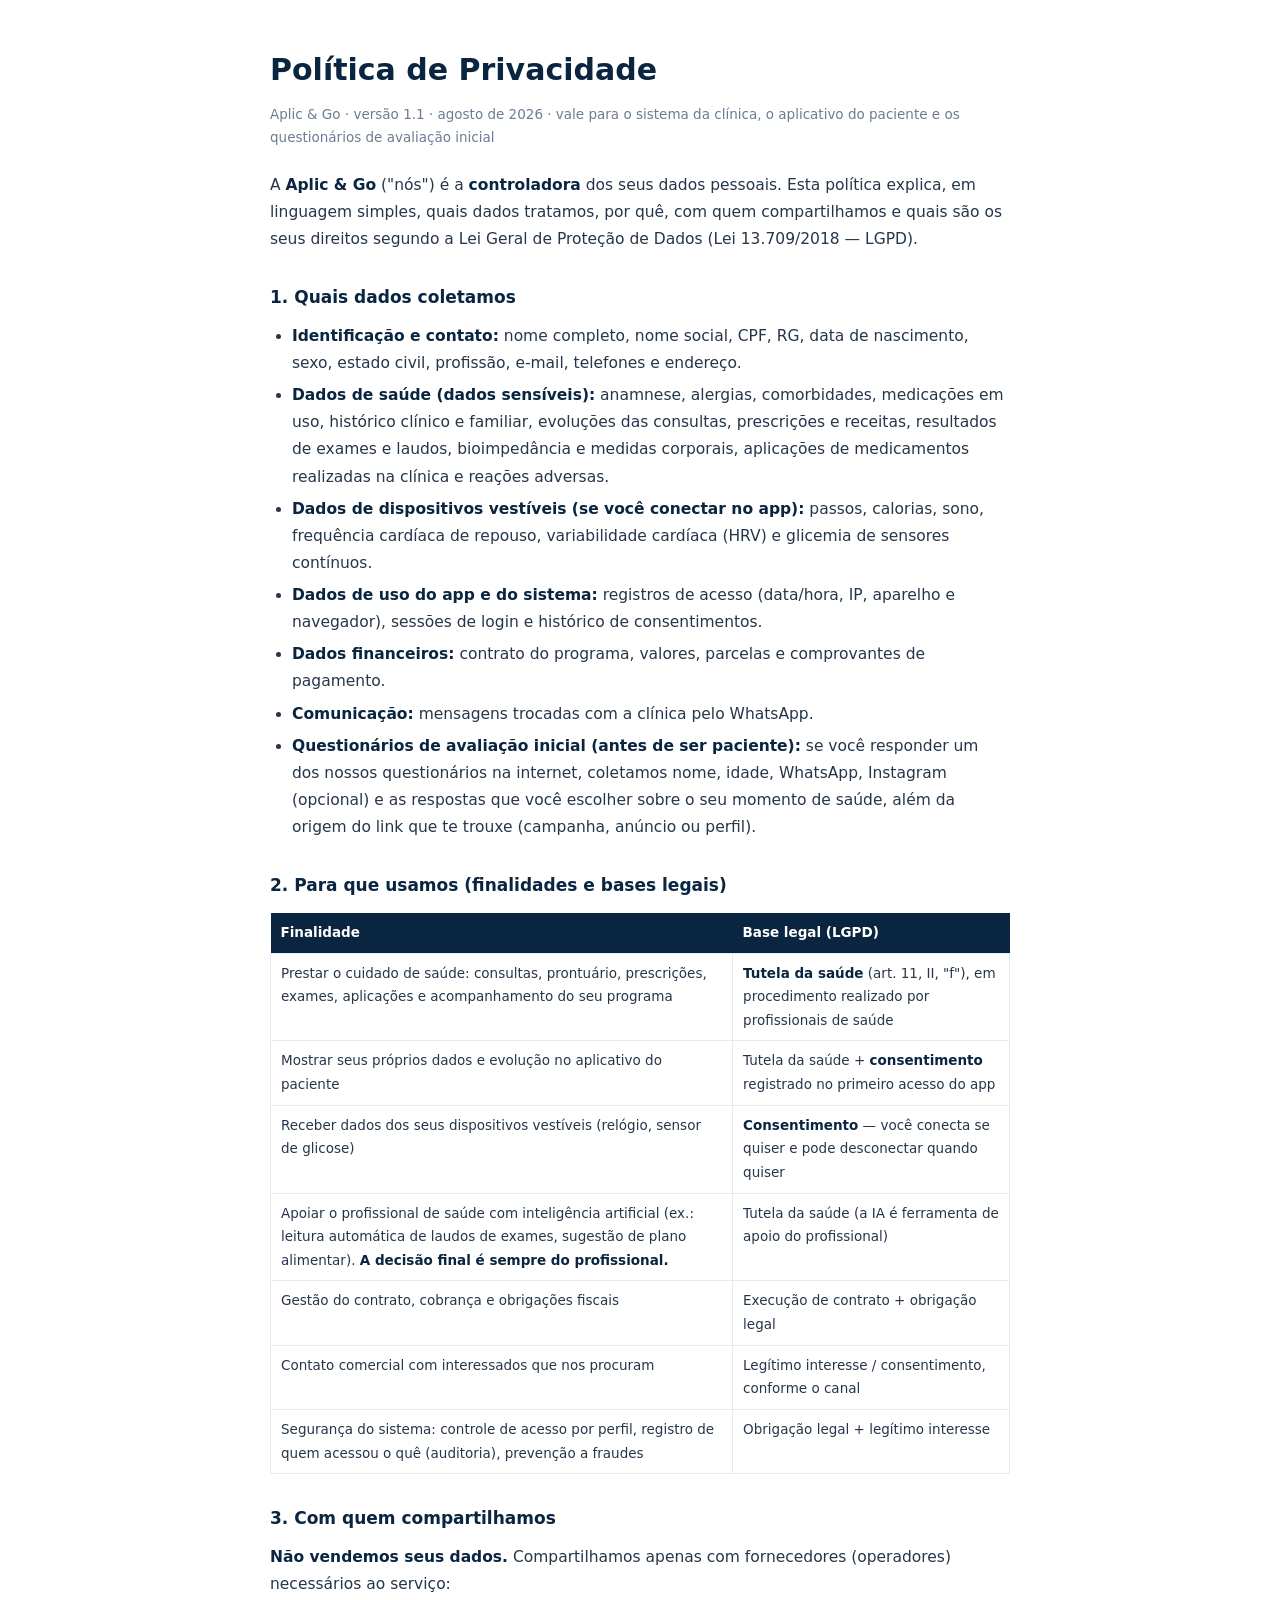
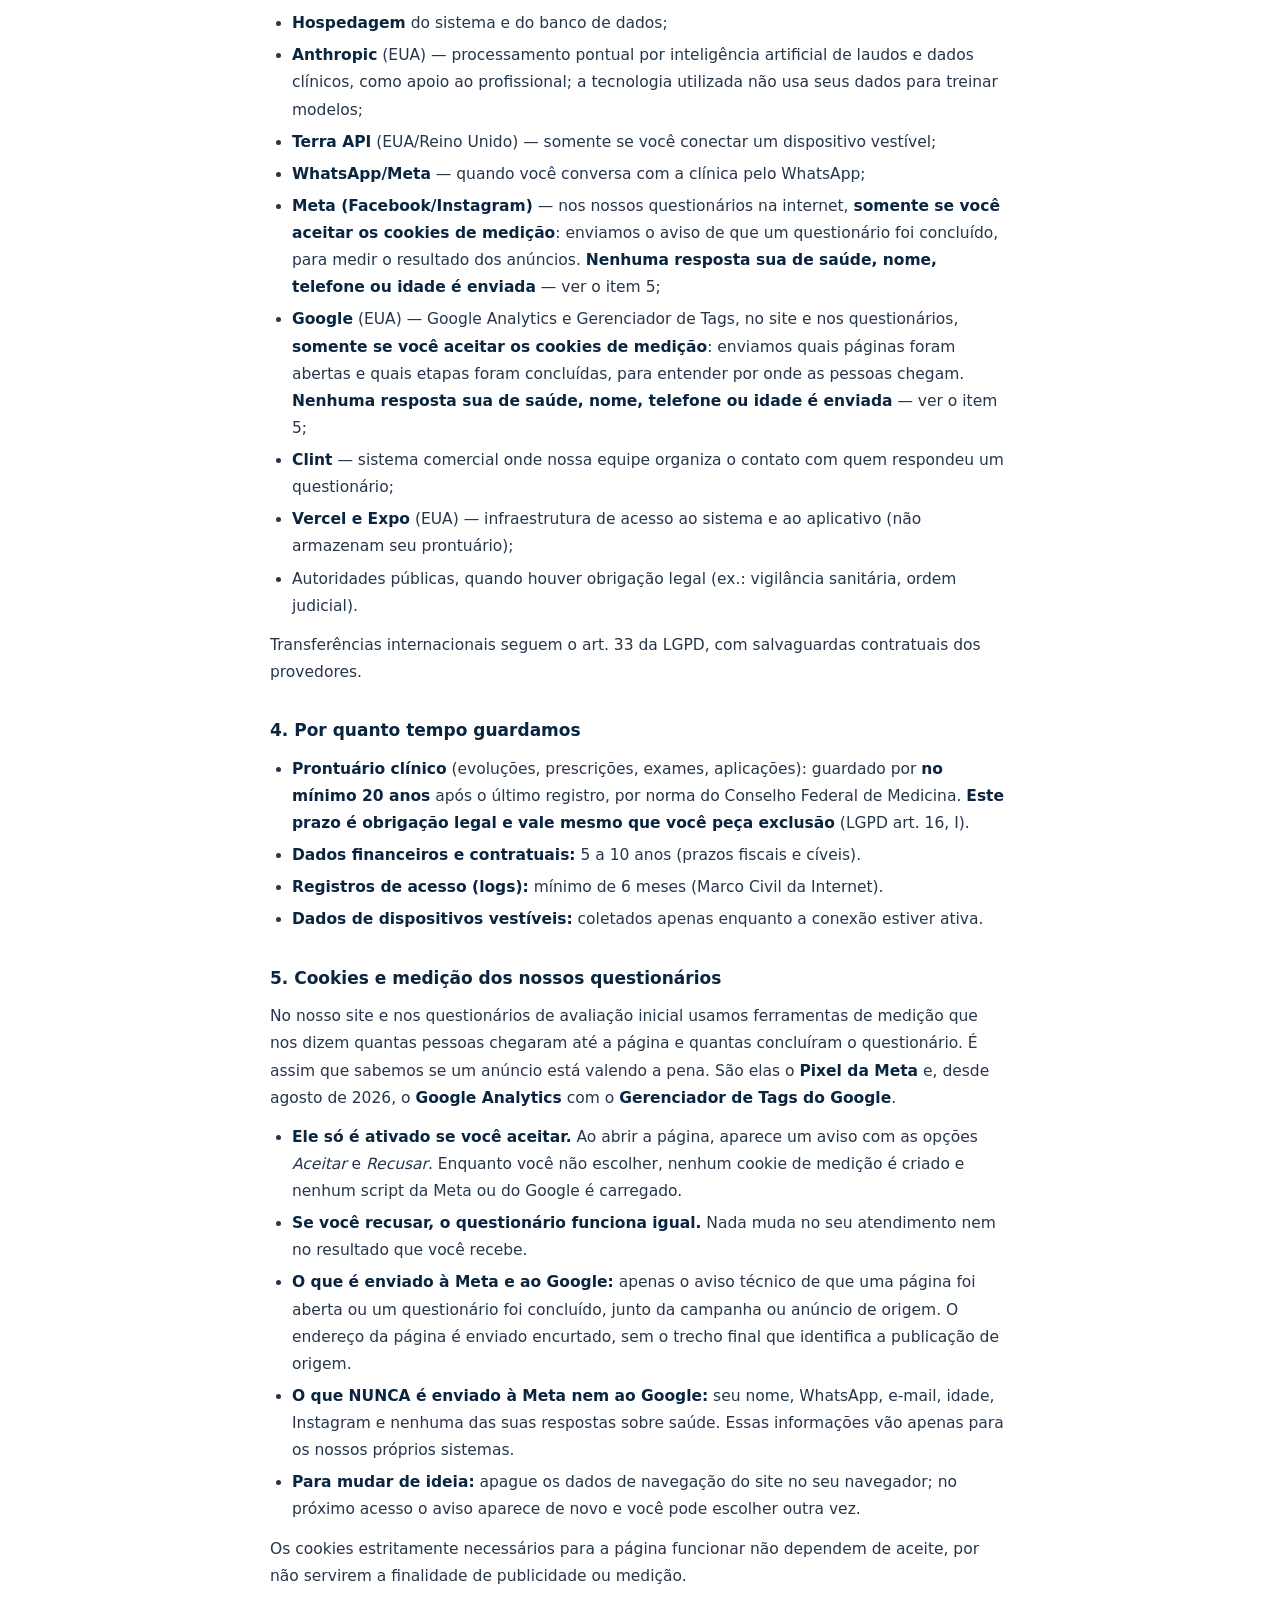
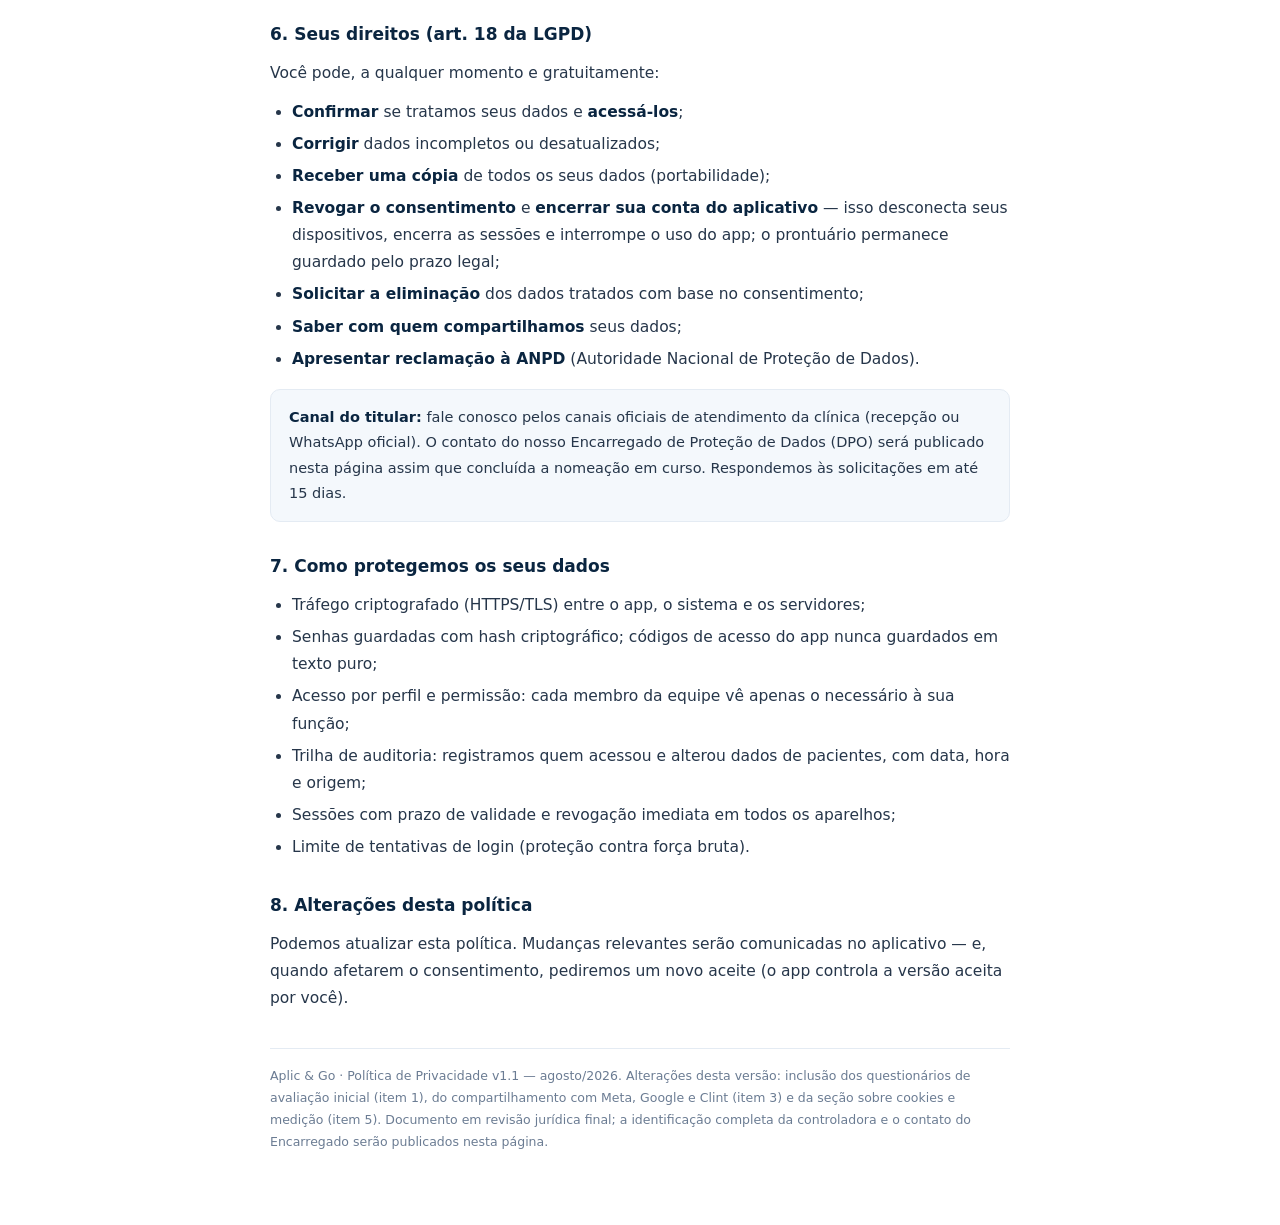
<file: privacidade.html>
<!DOCTYPE html>
<html lang="pt-BR">
<head>
<meta charset="UTF-8" />
<!-- Painel interno: fora do Google. Ver robots.txt e vercel.json (X-Robots-Tag). -->
<meta name="robots" content="noindex, nofollow, noarchive">
<meta name="viewport" content="width=device-width, initial-scale=1" />
<title>Política de Privacidade · Aplic & Go</title>
<meta name="description" content="Política de Privacidade da Aplic & Go — como tratamos seus dados pessoais e de saúde, com quem compartilhamos e quais são os seus direitos (LGPD)." />
<style>
:root{--navy:#0a2540;--mut:#6b7c93;--line:#e4ebf3;--soft:#f4f8fc;--blue:#1453b8}
*{box-sizing:border-box;margin:0;padding:0}
body{font-family:system-ui,-apple-system,Segoe UI,sans-serif;color:#26364a;font-size:15.5px;line-height:1.75;background:#fff}
.wrap{max-width:820px;margin:0 auto;padding:44px clamp(18px,4vw,40px) 60px}
h1{color:var(--navy);font-size:clamp(24px,4vw,30px);margin-bottom:6px}
h2{color:var(--navy);font-size:17px;margin:30px 0 10px}
p{margin-bottom:12px}
ul{margin:0 0 12px 22px}
li{margin:5px 0}
.sub{color:var(--mut);font-size:13.5px;margin-bottom:22px}
.box{background:var(--soft);border:1px solid var(--line);border-radius:10px;padding:15px 18px;margin:16px 0;font-size:14.5px}
table{width:100%;border-collapse:collapse;margin:12px 0;font-size:13.5px}
th{background:var(--navy);color:#fff;text-align:left;padding:8px 10px}
td{border:1px solid var(--line);padding:8px 10px;vertical-align:top}
strong{color:var(--navy)}
.foot{margin-top:36px;padding-top:16px;border-top:1px solid var(--line);color:var(--mut);font-size:12.5px}
@media print{.wrap{padding:0}}
</style>
</head>
<body>
<div class="wrap">
<h1>Política de Privacidade</h1>
<p class="sub">Aplic &amp; Go · versão 1.1 · agosto de 2026 · vale para o sistema da clínica, o aplicativo do paciente e os questionários de avaliação inicial</p>

<p>A <strong>Aplic & Go</strong> ("nós") é a <strong>controladora</strong> dos seus dados pessoais. Esta política explica, em linguagem simples, quais dados tratamos, por quê, com quem compartilhamos e quais são os seus direitos segundo a Lei Geral de Proteção de Dados (Lei 13.709/2018 — LGPD).</p>

<h2>1. Quais dados coletamos</h2>
<ul>
<li><strong>Identificação e contato:</strong> nome completo, nome social, CPF, RG, data de nascimento, sexo, estado civil, profissão, e-mail, telefones e endereço.</li>
<li><strong>Dados de saúde (dados sensíveis):</strong> anamnese, alergias, comorbidades, medicações em uso, histórico clínico e familiar, evoluções das consultas, prescrições e receitas, resultados de exames e laudos, bioimpedância e medidas corporais, aplicações de medicamentos realizadas na clínica e reações adversas.</li>
<li><strong>Dados de dispositivos vestíveis (se você conectar no app):</strong> passos, calorias, sono, frequência cardíaca de repouso, variabilidade cardíaca (HRV) e glicemia de sensores contínuos.</li>
<li><strong>Dados de uso do app e do sistema:</strong> registros de acesso (data/hora, IP, aparelho e navegador), sessões de login e histórico de consentimentos.</li>
<li><strong>Dados financeiros:</strong> contrato do programa, valores, parcelas e comprovantes de pagamento.</li>
<li><strong>Comunicação:</strong> mensagens trocadas com a clínica pelo WhatsApp.</li>
<li><strong>Questionários de avaliação inicial (antes de ser paciente):</strong> se você responder um dos nossos questionários na internet, coletamos nome, idade, WhatsApp, Instagram (opcional) e as respostas que você escolher sobre o seu momento de saúde, além da origem do link que te trouxe (campanha, anúncio ou perfil).</li>
</ul>

<h2>2. Para que usamos (finalidades e bases legais)</h2>
<table>
<tr><th>Finalidade</th><th>Base legal (LGPD)</th></tr>
<tr><td>Prestar o cuidado de saúde: consultas, prontuário, prescrições, exames, aplicações e acompanhamento do seu programa</td><td><strong>Tutela da saúde</strong> (art. 11, II, "f"), em procedimento realizado por profissionais de saúde</td></tr>
<tr><td>Mostrar seus próprios dados e evolução no aplicativo do paciente</td><td>Tutela da saúde + <strong>consentimento</strong> registrado no primeiro acesso do app</td></tr>
<tr><td>Receber dados dos seus dispositivos vestíveis (relógio, sensor de glicose)</td><td><strong>Consentimento</strong> — você conecta se quiser e pode desconectar quando quiser</td></tr>
<tr><td>Apoiar o profissional de saúde com inteligência artificial (ex.: leitura automática de laudos de exames, sugestão de plano alimentar). <strong>A decisão final é sempre do profissional.</strong></td><td>Tutela da saúde (a IA é ferramenta de apoio do profissional)</td></tr>
<tr><td>Gestão do contrato, cobrança e obrigações fiscais</td><td>Execução de contrato + obrigação legal</td></tr>
<tr><td>Contato comercial com interessados que nos procuram</td><td>Legítimo interesse / consentimento, conforme o canal</td></tr>
<tr><td>Segurança do sistema: controle de acesso por perfil, registro de quem acessou o quê (auditoria), prevenção a fraudes</td><td>Obrigação legal + legítimo interesse</td></tr>
</table>

<h2>3. Com quem compartilhamos</h2>
<p><strong>Não vendemos seus dados.</strong> Compartilhamos apenas com fornecedores (operadores) necessários ao serviço:</p>
<ul>
<li><strong>Hospedagem</strong> do sistema e do banco de dados;</li>
<li><strong>Anthropic</strong> (EUA) — processamento pontual por inteligência artificial de laudos e dados clínicos, como apoio ao profissional; a tecnologia utilizada não usa seus dados para treinar modelos;</li>
<li><strong>Terra API</strong> (EUA/Reino Unido) — somente se você conectar um dispositivo vestível;</li>
<li><strong>WhatsApp/Meta</strong> — quando você conversa com a clínica pelo WhatsApp;</li>
<li><strong>Meta (Facebook/Instagram)</strong> — nos nossos questionários na internet, <strong>somente se você aceitar os cookies de medição</strong>: enviamos o aviso de que um questionário foi concluído, para medir o resultado dos anúncios. <strong>Nenhuma resposta sua de saúde, nome, telefone ou idade é enviada</strong> — ver o item 5;</li>
<li><strong>Google</strong> (EUA) — Google Analytics e Gerenciador de Tags, no site e nos questionários, <strong>somente se você aceitar os cookies de medição</strong>: enviamos quais páginas foram abertas e quais etapas foram concluídas, para entender por onde as pessoas chegam. <strong>Nenhuma resposta sua de saúde, nome, telefone ou idade é enviada</strong> — ver o item 5;</li>
<li><strong>Clint</strong> — sistema comercial onde nossa equipe organiza o contato com quem respondeu um questionário;</li>
<li><strong>Vercel e Expo</strong> (EUA) — infraestrutura de acesso ao sistema e ao aplicativo (não armazenam seu prontuário);</li>
<li>Autoridades públicas, quando houver obrigação legal (ex.: vigilância sanitária, ordem judicial).</li>
</ul>
<p>Transferências internacionais seguem o art. 33 da LGPD, com salvaguardas contratuais dos provedores.</p>

<h2>4. Por quanto tempo guardamos</h2>
<ul>
<li><strong>Prontuário clínico</strong> (evoluções, prescrições, exames, aplicações): guardado por <strong>no mínimo 20 anos</strong> após o último registro, por norma do Conselho Federal de Medicina. <strong>Este prazo é obrigação legal e vale mesmo que você peça exclusão</strong> (LGPD art. 16, I).</li>
<li><strong>Dados financeiros e contratuais:</strong> 5 a 10 anos (prazos fiscais e cíveis).</li>
<li><strong>Registros de acesso (logs):</strong> mínimo de 6 meses (Marco Civil da Internet).</li>
<li><strong>Dados de dispositivos vestíveis:</strong> coletados apenas enquanto a conexão estiver ativa.</li>
</ul>

<h2>5. Cookies e medição dos nossos questionários</h2>
<p>No nosso site e nos questionários de avaliação inicial usamos ferramentas de medição que nos dizem quantas pessoas chegaram até a página e quantas concluíram o questionário. É assim que sabemos se um anúncio está valendo a pena. São elas o <strong>Pixel da Meta</strong> e, desde agosto de 2026, o <strong>Google Analytics</strong> com o <strong>Gerenciador de Tags do Google</strong>.</p>
<ul>
<li><strong>Ele só é ativado se você aceitar.</strong> Ao abrir a página, aparece um aviso com as opções <em>Aceitar</em> e <em>Recusar</em>. Enquanto você não escolher, nenhum cookie de medição é criado e nenhum script da Meta ou do Google é carregado.</li>
<li><strong>Se você recusar, o questionário funciona igual.</strong> Nada muda no seu atendimento nem no resultado que você recebe.</li>
<li><strong>O que é enviado à Meta e ao Google:</strong> apenas o aviso técnico de que uma página foi aberta ou um questionário foi concluído, junto da campanha ou anúncio de origem. O endereço da página é enviado encurtado, sem o trecho final que identifica a publicação de origem.</li>
<li><strong>O que NUNCA é enviado à Meta nem ao Google:</strong> seu nome, WhatsApp, e-mail, idade, Instagram e nenhuma das suas respostas sobre saúde. Essas informações vão apenas para os nossos próprios sistemas.</li>
<li><strong>Para mudar de ideia:</strong> apague os dados de navegação do site no seu navegador; no próximo acesso o aviso aparece de novo e você pode escolher outra vez.</li>
</ul>
<p>Os cookies estritamente necessários para a página funcionar não dependem de aceite, por não servirem a finalidade de publicidade ou medição.</p>

<h2>6. Seus direitos (art. 18 da LGPD)</h2>
<p>Você pode, a qualquer momento e gratuitamente:</p>
<ul>
<li><strong>Confirmar</strong> se tratamos seus dados e <strong>acessá-los</strong>;</li>
<li><strong>Corrigir</strong> dados incompletos ou desatualizados;</li>
<li><strong>Receber uma cópia</strong> de todos os seus dados (portabilidade);</li>
<li><strong>Revogar o consentimento</strong> e <strong>encerrar sua conta do aplicativo</strong> — isso desconecta seus dispositivos, encerra as sessões e interrompe o uso do app; o prontuário permanece guardado pelo prazo legal;</li>
<li><strong>Solicitar a eliminação</strong> dos dados tratados com base no consentimento;</li>
<li><strong>Saber com quem compartilhamos</strong> seus dados;</li>
<li><strong>Apresentar reclamação à ANPD</strong> (Autoridade Nacional de Proteção de Dados).</li>
</ul>
<div class="box"><strong>Canal do titular:</strong> fale conosco pelos canais oficiais de atendimento da clínica (recepção ou WhatsApp oficial). O contato do nosso Encarregado de Proteção de Dados (DPO) será publicado nesta página assim que concluída a nomeação em curso. Respondemos às solicitações em até 15 dias.</div>

<h2>7. Como protegemos os seus dados</h2>
<ul>
<li>Tráfego criptografado (HTTPS/TLS) entre o app, o sistema e os servidores;</li>
<li>Senhas guardadas com hash criptográfico; códigos de acesso do app nunca guardados em texto puro;</li>
<li>Acesso por perfil e permissão: cada membro da equipe vê apenas o necessário à sua função;</li>
<li>Trilha de auditoria: registramos quem acessou e alterou dados de pacientes, com data, hora e origem;</li>
<li>Sessões com prazo de validade e revogação imediata em todos os aparelhos;</li>
<li>Limite de tentativas de login (proteção contra força bruta).</li>
</ul>

<h2>8. Alterações desta política</h2>
<p>Podemos atualizar esta política. Mudanças relevantes serão comunicadas no aplicativo — e, quando afetarem o consentimento, pediremos um novo aceite (o app controla a versão aceita por você).</p>

<p class="foot">Aplic &amp; Go · Política de Privacidade v1.1 — agosto/2026. Alterações desta versão: inclusão dos questionários de avaliação inicial (item 1), do compartilhamento com Meta, Google e Clint (item 3) e da seção sobre cookies e medição (item 5). Documento em revisão jurídica final; a identificação completa da controladora e o contato do Encarregado serão publicados nesta página.</p>
</div>
</body>
</html>
</file>
